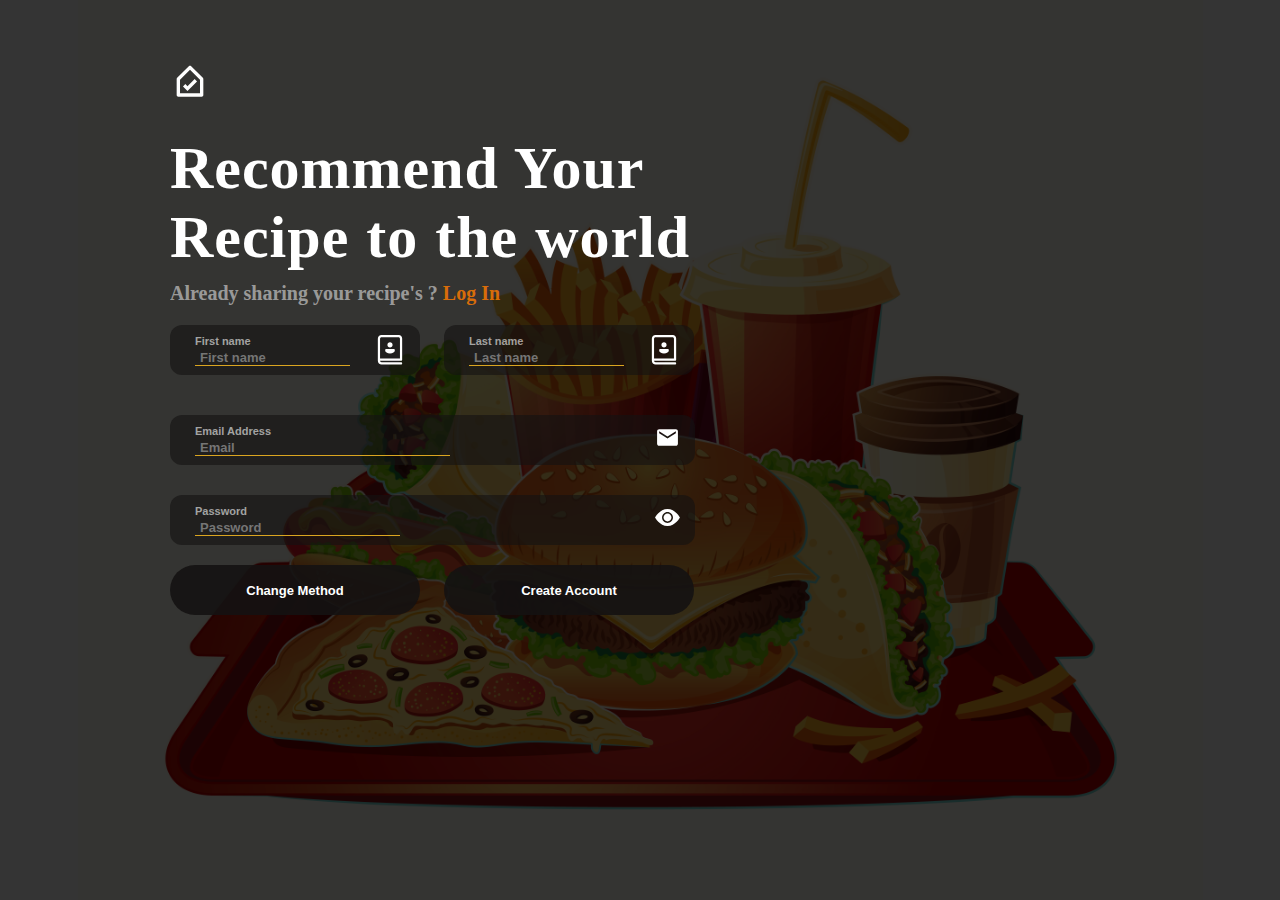
<file: index.html>
<!DOCTYPE html>
<html lang="en">
<head>
    <meta charset="UTF-8">
    <meta http-equiv="X-UA-Compatible" content="IE=edge">
    <meta name="viewport" content="width=device-width, initial-scale=1.0">
    <title>Sign In</title>
    <link rel="stylesheet" href="Sign_In.css" type="text/css"/>
</head>
<body>
    <div class="Cover">
        <svg width="40" height="40" viewBox="0 0 50 50" fill="none" xmlns="http://www.w3.org/2000/svg">
            <path d="M39.5833 45.8334H10.4167C9.86414 45.8334 9.33424 45.6139 8.94354 45.2232C8.55284 44.8325 8.33334 44.3026 8.33334 43.75V23.6605C8.36543 23.1499 8.58243 22.6685 8.94376 22.3063L23.5271 7.72295C23.7206 7.52925 23.9503 7.37559 24.2033 7.27074C24.4562 7.1659 24.7273 7.11194 25.0011 7.11194C25.2748 7.11194 25.5459 7.1659 25.7988 7.27074C26.0518 7.37559 26.2815 7.52925 26.475 7.72295L41.0583 22.3063C41.252 22.4995 41.4055 22.7291 41.5099 22.9819C41.6143 23.2347 41.6676 23.5057 41.6667 23.7792V43.75C41.6667 44.3026 41.4472 44.8325 41.0565 45.2232C40.6658 45.6139 40.1359 45.8334 39.5833 45.8334ZM25 12.1417L12.5 24.6417V41.6667H37.5V24.6417L25 12.1417V12.1417ZM21.875 38.6646L16.2375 33.0396L19.1667 30.0855L21.875 32.7771L30.8333 23.8355L33.775 26.7855L21.875 38.6625V38.6646Z" fill="white"/>
            </svg>
            <h1> Recommend Your <br>
            Recipe to the world
            </h1>
            <p>Already sharing your recipe's ?
                <a href="#" target="_self"> Log In </a>
            </p>
            <button> 
                <div class="rightSide">
             First name  <br>
            <input type="text" name="First name"  placeholder="First name">
              </div>
              <div class="leftSide">
                <svg width="30" height="30" viewBox="0 0 30 37" fill="none" xmlns="http://www.w3.org/2000/svg">
                    <path d="M20.9091 18.6364C20.9091 18.2747 20.7654 17.9279 20.5097 17.6721C20.254 17.4164 19.9071 17.2727 19.5455 17.2727H10.4545C10.0929 17.2727 9.74604 17.4164 9.49031 17.6721C9.23458 17.9279 9.09091 18.2747 9.09091 18.6364V19.5455C9.09091 21.3636 11.6055 22.7273 15 22.7273C18.3945 22.7273 20.9091 21.3636 20.9091 19.5455V18.6364ZM18.1818 12.2636C18.1818 10.5091 16.7582 9.09091 15 9.09091C13.2418 9.09091 11.8182 10.5073 11.8182 12.2636C11.8182 13.1075 12.1534 13.9168 12.7501 14.5135C13.3468 15.1102 14.1561 15.4455 15 15.4455C15.8439 15.4455 16.6532 15.1102 17.2499 14.5135C17.8466 13.9168 18.1818 13.1075 18.1818 12.2636V12.2636ZM0 4.54545C0 3.33992 0.478895 2.18377 1.33133 1.33133C2.18377 0.478895 3.33993 0 4.54545 0H25.4545C26.0515 0 26.6425 0.117572 27.194 0.346002C27.7455 0.574433 28.2466 0.909248 28.6687 1.33133C29.0908 1.75342 29.4256 2.2545 29.654 2.80598C29.8824 3.35746 30 3.94854 30 4.54545V30.4545C30 30.8162 29.8563 31.1631 29.6006 31.4188C29.3449 31.6745 28.998 31.8182 28.6364 31.8182H2.72727C2.72727 32.3004 2.91883 32.7629 3.25981 33.1038C3.60078 33.4448 4.06324 33.6364 4.54545 33.6364H28.6364C28.998 33.6364 29.3449 33.78 29.6006 34.0358C29.8563 34.2915 30 34.6383 30 35C30 35.3617 29.8563 35.7085 29.6006 35.9642C29.3449 36.22 28.998 36.3636 28.6364 36.3636H4.54545C3.33993 36.3636 2.18377 35.8847 1.33133 35.0323C0.478895 34.1799 0 33.0237 0 31.8182V4.54545ZM2.72727 4.54545V29.0909H27.2727V4.54545C27.2727 4.06324 27.0812 3.60078 26.7402 3.25981C26.3992 2.91883 25.9368 2.72727 25.4545 2.72727H4.54545C4.06324 2.72727 3.60078 2.91883 3.25981 3.25981C2.91883 3.60078 2.72727 4.06324 2.72727 4.54545Z" fill="white"/>
                    </svg> 

              </div>
           
            </button>

            <button style="margin-left: 20px;"> 
                <div class="rightSide">
                Last name <br>
                <input type="text" name="First name"  placeholder="Last name">
                </div>

                <div class="leftSide">
                <svg width="30" height="30" viewBox="0 0 30 37" fill="none" xmlns="http://www.w3.org/2000/svg">
                    <path d="M20.9091 18.6364C20.9091 18.2747 20.7654 17.9279 20.5097 17.6721C20.254 17.4164 19.9071 17.2727 19.5455 17.2727H10.4545C10.0929 17.2727 9.74604 17.4164 9.49031 17.6721C9.23458 17.9279 9.09091 18.2747 9.09091 18.6364V19.5455C9.09091 21.3636 11.6055 22.7273 15 22.7273C18.3945 22.7273 20.9091 21.3636 20.9091 19.5455V18.6364ZM18.1818 12.2636C18.1818 10.5091 16.7582 9.09091 15 9.09091C13.2418 9.09091 11.8182 10.5073 11.8182 12.2636C11.8182 13.1075 12.1534 13.9168 12.7501 14.5135C13.3468 15.1102 14.1561 15.4455 15 15.4455C15.8439 15.4455 16.6532 15.1102 17.2499 14.5135C17.8466 13.9168 18.1818 13.1075 18.1818 12.2636V12.2636ZM0 4.54545C0 3.33992 0.478895 2.18377 1.33133 1.33133C2.18377 0.478895 3.33993 0 4.54545 0H25.4545C26.0515 0 26.6425 0.117572 27.194 0.346002C27.7455 0.574433 28.2466 0.909248 28.6687 1.33133C29.0908 1.75342 29.4256 2.2545 29.654 2.80598C29.8824 3.35746 30 3.94854 30 4.54545V30.4545C30 30.8162 29.8563 31.1631 29.6006 31.4188C29.3449 31.6745 28.998 31.8182 28.6364 31.8182H2.72727C2.72727 32.3004 2.91883 32.7629 3.25981 33.1038C3.60078 33.4448 4.06324 33.6364 4.54545 33.6364H28.6364C28.998 33.6364 29.3449 33.78 29.6006 34.0358C29.8563 34.2915 30 34.6383 30 35C30 35.3617 29.8563 35.7085 29.6006 35.9642C29.3449 36.22 28.998 36.3636 28.6364 36.3636H4.54545C3.33993 36.3636 2.18377 35.8847 1.33133 35.0323C0.478895 34.1799 0 33.0237 0 31.8182V4.54545ZM2.72727 4.54545V29.0909H27.2727V4.54545C27.2727 4.06324 27.0812 3.60078 26.7402 3.25981C26.3992 2.91883 25.9368 2.72727 25.4545 2.72727H4.54545C4.06324 2.72727 3.60078 2.91883 3.25981 3.25981C2.91883 3.60078 2.72727 4.06324 2.72727 4.54545Z" fill="white"/>
                    </svg>
                </div>
            </button> <br>



            <button style="width: 525px; margin-top: 40px;" > 
                
            <div class="rightSide">
                Email Address <br>
                <input type="email" name="email"  placeholder="Email" style="width: 250px;">
            </div>
            <div class="rightSide">
                <svg  style="margin-left: 205px;" width="25" height="25" viewBox="0 0 30 30" fill="none" xmlns="http://www.w3.org/2000/svg">
                    <path d="M25 5H5C3.625 5 2.5125 6.125 2.5125 7.5L2.5 22.5C2.5 23.875 3.625 25 5 25H25C26.375 25 27.5 23.875 27.5 22.5V7.5C27.5 6.125 26.375 5 25 5ZM25 10L15 16.25L5 10V7.5L15 13.75L25 7.5V10Z" fill="white"/>
                    </svg>
            </div>
            </button>
            <br>



            <button style="width: 525px; margin-top: 30px;" > 
                
                <div class="rightSide">
                    Password <br>
                    <input type="password" name="password"  placeholder="Password" style="width: 200px;">
                </div>
                <div class="rightSide">
                    <svg style="margin-left: 255px;" width="25" height="25" viewBox="0 0 30 30" fill="none" xmlns="http://www.w3.org/2000/svg">
                        <path d="M19.6875 15C19.6875 16.2432 19.1936 17.4355 18.3146 18.3146C17.4355 19.1936 16.2432 19.6875 15 19.6875C13.7568 19.6875 12.5645 19.1936 11.6854 18.3146C10.8064 17.4355 10.3125 16.2432 10.3125 15C10.3125 13.7568 10.8064 12.5645 11.6854 11.6854C12.5645 10.8064 13.7568 10.3125 15 10.3125C16.2432 10.3125 17.4355 10.8064 18.3146 11.6854C19.1936 12.5645 19.6875 13.7568 19.6875 15V15Z" fill="white"/>
                        <path d="M0 15C0 15 5.625 4.6875 15 4.6875C24.375 4.6875 30 15 30 15C30 15 24.375 25.3125 15 25.3125C5.625 25.3125 0 15 0 15ZM15 21.5625C16.7405 21.5625 18.4097 20.8711 19.6404 19.6404C20.8711 18.4097 21.5625 16.7405 21.5625 15C21.5625 13.2595 20.8711 11.5903 19.6404 10.3596C18.4097 9.1289 16.7405 8.4375 15 8.4375C13.2595 8.4375 11.5903 9.1289 10.3596 10.3596C9.1289 11.5903 8.4375 13.2595 8.4375 15C8.4375 16.7405 9.1289 18.4097 10.3596 19.6404C11.5903 20.8711 13.2595 21.5625 15 21.5625V21.5625Z" fill="white"/>
                        </svg>
                        
                </div>
                </button>
                <br>
                <button  type="submit" > Change Method</button>
                <button style="margin-left: 20px;" type="submit"  > Create Account</button>
      

    </div>
    
</body>
</html>
</file>
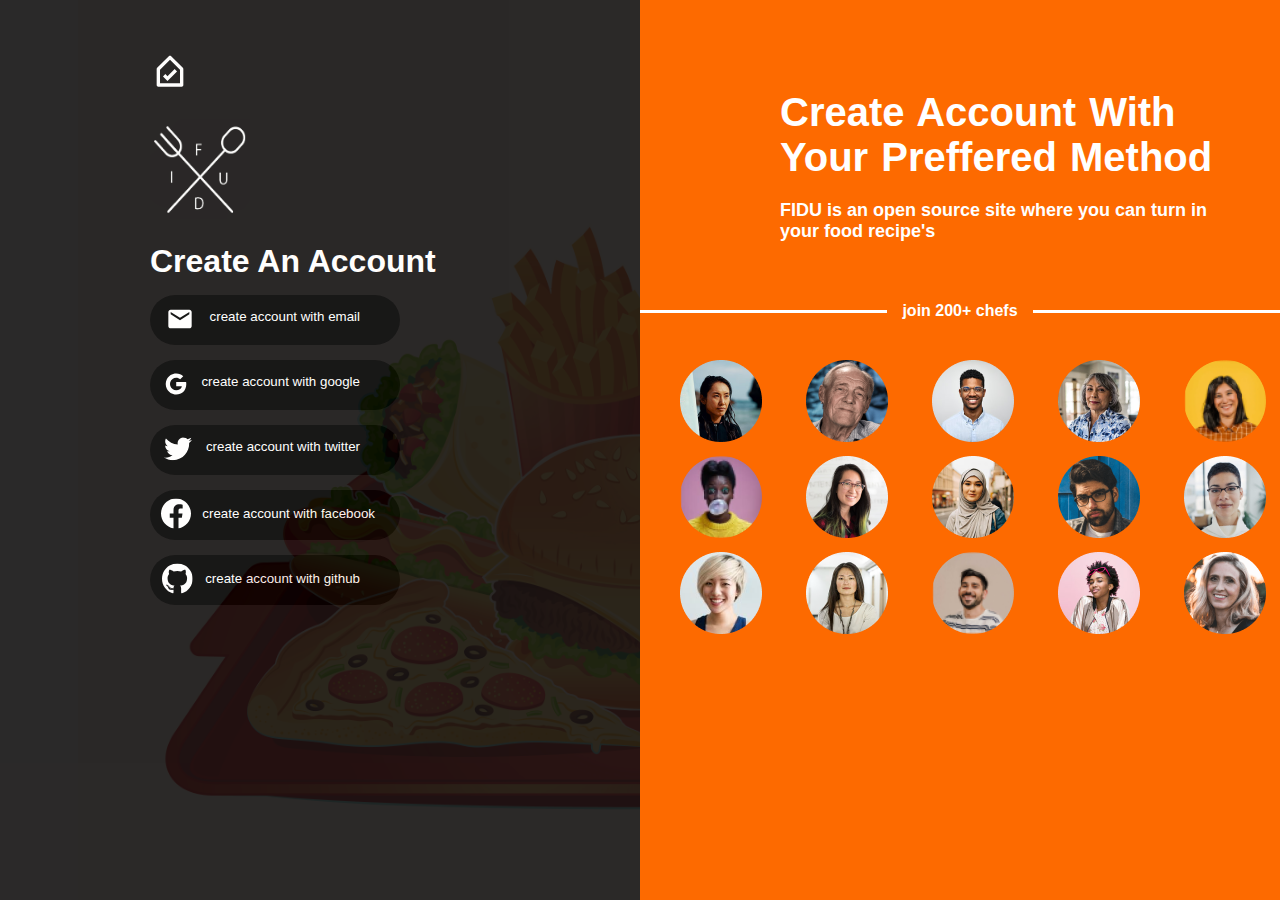
<file: CreateAccount.html>
<!DOCTYPE html>
<html lang="en">
<head>
    <meta charset="UTF-8">
    <meta http-equiv="X-UA-Compatible" content="IE=edge">
    <meta name="viewport" content="width=device-width, initial-scale=1.0">
    <title>Document</title>
    <link rel="stylesheet" href="CreateAcc.css"/>
</head>
<body>
    <div class="container">
        <div class="Account">
            <svg width="40" height="40" viewBox="0 0 50 50" fill="none" xmlns="http://www.w3.org/2000/svg">
                <path d="M39.5833 45.8334H10.4167C9.86414 45.8334 9.33424 45.6139 8.94354 45.2232C8.55284 44.8325 8.33334 44.3026 8.33334 43.75V23.6605C8.36543 23.1499 8.58243 22.6685 8.94376 22.3063L23.5271 7.72295C23.7206 7.52925 23.9503 7.37559 24.2033 7.27074C24.4562 7.1659 24.7273 7.11194 25.0011 7.11194C25.2748 7.11194 25.5459 7.1659 25.7988 7.27074C26.0518 7.37559 26.2815 7.52925 26.475 7.72295L41.0583 22.3063C41.252 22.4995 41.4055 22.7291 41.5099 22.9819C41.6143 23.2347 41.6676 23.5057 41.6667 23.7792V43.75C41.6667 44.3026 41.4472 44.8325 41.0565 45.2232C40.6658 45.6139 40.1359 45.8334 39.5833 45.8334ZM25 12.1417L12.5 24.6417V41.6667H37.5V24.6417L25 12.1417V12.1417ZM21.875 38.6646L16.2375 33.0396L19.1667 30.0855L21.875 32.7771L30.8333 23.8355L33.775 26.7855L21.875 38.6625V38.6646Z" fill="white"/>
                </svg> <br>
                <img src="logo.png" alt="image not found">
                <h1> Create An Account</h1>
                <button> <svg width="28" height="28" viewBox="0 0 30 30" fill="none" xmlns="http://www.w3.org/2000/svg">
                    <path d="M25 5H5C3.625 5 2.5125 6.125 2.5125 7.5L2.5 22.5C2.5 23.875 3.625 25 5 25H25C26.375 25 27.5 23.875 27.5 22.5V7.5C27.5 6.125 26.375 5 25 5ZM25 10L15 16.25L5 10V7.5L15 13.75L25 7.5V10Z" fill="white"/>
                    </svg>
                   <p>create account with email</p> 
                </button> <br>

                <button> 
                    <svg width="28" height="28" viewBox="0 0 30 30" fill="none" xmlns="http://www.w3.org/2000/svg">
                        <path d="M25.8105 12.9609H15.2256V17.3115H21.2725C21.0117 18.7178 20.2207 19.9072 19.0283 20.7041C18.0205 21.3779 16.7344 21.7764 15.2227 21.7764C12.2959 21.7764 9.82031 19.7988 8.93555 17.1416C8.71289 16.4678 8.58398 15.7471 8.58398 15.0059C8.58398 14.2646 8.71289 13.5439 8.93555 12.8701C9.82324 10.2158 12.2988 8.23828 15.2256 8.23828C16.875 8.23828 18.3545 8.80664 19.5205 9.91992L22.7432 6.69434C20.7949 4.87793 18.2549 3.76465 15.2256 3.76465C10.834 3.76465 7.03418 6.28418 5.18555 9.95801C4.42383 11.4756 3.99023 13.1924 3.99023 15.0088C3.99023 16.8252 4.42383 18.5391 5.18555 20.0566C7.03418 23.7305 10.834 26.25 15.2256 26.25C18.2607 26.25 20.8037 25.2422 22.6611 23.5254C24.7852 21.5684 26.0127 18.6855 26.0127 15.2607C26.0127 14.4639 25.9424 13.6992 25.8105 12.9609Z" fill="white"/>
                        </svg>
                        <p>create account with google</p>
                </button> <br>
                <button> 
                    <svg width="28" height="28" viewBox="0 0 30 25" fill="none" xmlns="http://www.w3.org/2000/svg">
                        <g clip-path="url(#clip0_24_292)">
                        <path d="M29.9985 2.98213C28.8753 3.47974 27.6838 3.80638 26.4638 3.95117C27.7346 3.18953 28.7103 1.98343 29.1697 0.546387C27.9617 1.26325 26.64 1.76833 25.2618 2.0398C24.1391 0.84378 22.5398 0.0963135 20.7696 0.0963135C17.3708 0.0963135 14.6152 2.85183 14.6152 6.2504C14.6152 6.73281 14.6697 7.20246 14.7746 7.653C9.65982 7.39626 5.12511 4.94623 2.08966 1.22284C1.56002 2.13178 1.25654 3.18906 1.25654 4.31676C1.25654 6.45194 2.34311 8.33555 3.99436 9.43923C3.01705 9.40862 2.06124 9.14466 1.20674 8.66938C1.20639 8.69516 1.20639 8.72094 1.20639 8.74684C1.20639 11.7286 3.32774 14.216 6.14301 14.7814C5.23676 15.0279 4.28616 15.0639 3.36383 14.8869C4.14692 17.3319 6.41978 19.1111 9.11272 19.1609C7.00648 20.8114 4.3528 21.7953 1.46956 21.7953C0.972737 21.7953 0.482941 21.7661 0.00146484 21.7093C2.72499 23.4555 5.95987 24.4743 9.43531 24.4743C20.7553 24.4743 26.9454 15.0966 26.9454 6.96412C26.9454 6.69719 26.9395 6.43179 26.9276 6.16791C28.1324 5.29692 29.1723 4.21812 29.9985 2.98213" fill="white"/>
                        </g>
                        <defs>
                        <clipPath id="clip0_24_292">
                        <rect width="30" height="24.4898" fill="white"/>
                        </clipPath>
                        </defs>
                        </svg>
                        <p>create account with twitter</p>
                </button> <br>
                <button > 
                    <svg width="30" height="31" viewBox="0 0 30 31" fill="none" xmlns="http://www.w3.org/2000/svg">
                        <g clip-path="url(#clip0_24_279)">
                        <path fill-rule="evenodd" clip-rule="evenodd" d="M0 15.5736C0 23.0311 5.41625 29.2323 12.5 30.4898V19.6561H8.75V15.4898H12.5V12.1561C12.5 8.40606 14.9162 6.32356 18.3337 6.32356C19.4162 6.32356 20.5838 6.48981 21.6663 6.65606V10.4898H19.75C17.9163 10.4898 17.5 11.4061 17.5 12.5736V15.4898H21.5L20.8337 19.6561H17.5V30.4898C24.5837 29.2323 30 23.0323 30 15.5736C30 7.27731 23.25 0.489807 15 0.489807C6.75 0.489807 0 7.27731 0 15.5736Z" fill="white"/>
                        </g>
                        <defs>
                        <clipPath id="clip0_24_279">
                        <rect width="30" height="30" fill="white" transform="translate(0 0.489807)"/>
                        </clipPath>
                        </defs>
                        </svg>
                        <p style="padding-right:25px;padding-top: 8px;">create account with facebook</p>
                </button> <br>
                <button> 
                    <svg width="31" height="31" viewBox="0 0 31 31" fill="none" xmlns="http://www.w3.org/2000/svg">
                        <g clip-path="url(#clip0_24_277)">
                        <path d="M15.325 0.489807C18.1043 0.489807 20.6674 1.17465 23.0145 2.54433C25.3616 3.91401 27.22 5.77239 28.5896 8.11946C29.9593 10.4665 30.6442 13.0297 30.6442 15.809C30.6442 19.1467 29.6701 22.1487 27.722 24.8149C25.7738 27.4812 23.2572 29.3262 20.1721 30.3502C19.813 30.4167 19.5471 30.3701 19.3742 30.2106C19.2013 30.051 19.1149 29.8515 19.1149 29.6121C19.1149 29.5723 19.1182 29.0636 19.1249 28.0862C19.1315 27.1088 19.1349 26.2145 19.1349 25.4034C19.1349 24.1135 18.7891 23.1693 18.0976 22.5709C18.8556 22.4911 19.5371 22.3715 20.1422 22.2119C20.7472 22.0523 21.3722 21.793 22.0172 21.434C22.6621 21.0749 23.2007 20.6328 23.6329 20.1075C24.065 19.5822 24.4174 18.8841 24.69 18.0131C24.9626 17.1421 25.0989 16.1414 25.0989 15.0111C25.0989 13.4286 24.5737 12.059 23.5231 10.902C24.0152 9.69193 23.962 8.33555 23.3636 6.83289C22.9912 6.71321 22.4527 6.78635 21.7479 7.05231C21.0431 7.31826 20.4314 7.61082 19.9128 7.92997L19.1548 8.40869C17.9181 8.06295 16.6415 7.89007 15.325 7.89007C14.0085 7.89007 12.7319 8.06295 11.4952 8.40869C11.2825 8.26241 10.9999 8.08289 10.6475 7.87013C10.2951 7.65736 9.7399 7.40138 8.98192 7.10217C8.22395 6.80297 7.65879 6.71321 7.28644 6.83289C6.68804 8.33555 6.63485 9.69193 7.12687 10.902C6.07634 12.059 5.55107 13.4286 5.55107 15.0111C5.55107 16.1414 5.68738 17.1387 5.95998 18.0031C6.23259 18.8675 6.58166 19.5656 7.00719 20.0975C7.43272 20.6294 7.96796 21.0749 8.61291 21.434C9.25785 21.793 9.88285 22.0523 10.4879 22.2119C11.093 22.3715 11.7745 22.4911 12.5325 22.5709C12.0138 23.0496 11.688 23.7345 11.5551 24.6254C11.2758 24.7584 10.9766 24.8582 10.6575 24.9246C10.3383 24.9911 9.95932 25.0244 9.52049 25.0244C9.08166 25.0244 8.64615 24.8814 8.21397 24.5955C7.78179 24.3096 7.41277 23.8941 7.10692 23.3488C6.85426 22.9233 6.53179 22.5776 6.1395 22.3116C5.74722 22.0457 5.41809 21.8861 5.15214 21.8329L4.7532 21.7731C4.47394 21.7731 4.28113 21.803 4.17474 21.8628C4.06836 21.9227 4.03511 21.9991 4.07501 22.0922C4.1149 22.1853 4.17474 22.2784 4.25453 22.3715C4.33432 22.4645 4.42075 22.5443 4.51384 22.6108L4.65347 22.7106C4.94602 22.8435 5.23525 23.0962 5.52115 23.4685C5.80706 23.8409 6.0165 24.18 6.14948 24.4858L6.34894 24.9446C6.52182 25.4499 6.81437 25.8588 7.2266 26.1713C7.63884 26.4838 8.08432 26.6833 8.56304 26.7697C9.04176 26.8562 9.50387 26.9027 9.94934 26.9094C10.3948 26.916 10.7638 26.8927 11.0564 26.8395L11.5152 26.7598C11.5152 27.2651 11.5185 27.8535 11.5251 28.525C11.5318 29.1966 11.5351 29.559 11.5351 29.6121C11.5351 29.8515 11.4487 30.051 11.2758 30.2106C11.1029 30.3701 10.837 30.4167 10.4779 30.3502C7.39283 29.3262 4.87621 27.4812 2.92807 24.8149C0.979929 22.1487 0.00585938 19.1467 0.00585938 15.809C0.00585938 13.0297 0.6907 10.4665 2.06038 8.11946C3.43006 5.77239 5.28844 3.91401 7.63551 2.54433C9.98259 1.17465 12.5458 0.489807 15.325 0.489807ZM5.81038 22.4911C5.85027 22.3981 5.80373 22.3183 5.67075 22.2518C5.53777 22.2119 5.45134 22.2252 5.41144 22.2917C5.37155 22.3848 5.41809 22.4645 5.55107 22.531C5.67075 22.6108 5.75719 22.5975 5.81038 22.4911ZM6.42873 23.1693C6.52182 23.1028 6.50852 22.9965 6.38884 22.8502C6.25586 22.7305 6.14948 22.7106 6.06969 22.7903C5.9766 22.8568 5.9899 22.9632 6.10958 23.1095C6.24256 23.2425 6.34894 23.2624 6.42873 23.1693ZM7.02714 24.0669C7.14682 23.9738 7.14682 23.8475 7.02714 23.6879C6.92075 23.5151 6.80772 23.4752 6.68804 23.5683C6.56836 23.6348 6.56836 23.7544 6.68804 23.9273C6.80772 24.1002 6.92075 24.1467 7.02714 24.0669ZM7.8649 24.9047C7.97129 24.7983 7.94469 24.672 7.78512 24.5257C7.62554 24.3661 7.49256 24.3462 7.38618 24.4659C7.2665 24.5723 7.29309 24.6986 7.46597 24.8449C7.62554 25.0044 7.75852 25.0244 7.8649 24.9047ZM9.00187 25.4034C9.04176 25.2571 8.95533 25.1507 8.74256 25.0842C8.54309 25.031 8.41676 25.0776 8.36357 25.2238C8.31038 25.3701 8.39682 25.4699 8.62288 25.5231C8.82235 25.6028 8.94868 25.5629 9.00187 25.4034ZM10.2585 25.5031C10.2585 25.3302 10.1455 25.2571 9.91942 25.2837C9.70666 25.2837 9.60027 25.3568 9.60027 25.5031C9.60027 25.676 9.71331 25.7491 9.93937 25.7225C10.1521 25.7225 10.2585 25.6494 10.2585 25.5031ZM11.4154 25.3036C11.3888 25.1574 11.2692 25.0975 11.0564 25.1241C10.8436 25.164 10.7505 25.2637 10.7771 25.4233C10.8037 25.5829 10.9234 25.6361 11.1362 25.5829C11.3489 25.5297 11.442 25.4366 11.4154 25.3036Z" fill="white"/>
                        </g>
                        <defs>
                        <clipPath id="clip0_24_277">
                        <rect width="30.65" height="30" fill="white" transform="translate(0 0.489807)"/>
                        </clipPath>
                        </defs>
                        </svg>
                        <p style="padding-top: 8px;">create account with github</p>
                </button>


        </div>

        <div class="chef">
            <h1> Create Account With <br>
                Your Preffered Method
            </h1>
            <p> FIDU is an open source site where you can turn in <br>
                your food recipe's</p>


            <fieldset>
                <legend>
                    join 200+ chefs
                </legend>
            </fieldset>
        <div class="chefimage">
            <img src="chef1.png" alt="image not found"> 
            <img src="chef2.png" alt="image not found"> 
            <img src="chef3.png" alt="image not found"> 
            <img src="chef4.png" alt="image not found"> 
            <img src="chef5.png" alt="image not found"> 
            <img src="chef6.png" alt="image not found"> 
            <img src="chef7.png" alt="image not found"> 
            <img src="chef8.png" alt="image not found"> 
            <img src="chef9.png" alt="image not found"> 
            <img src="chef10.png" alt="image not found"> 
            <img src="chef11.png" alt="image not found"> 
            <img src="chef12.png" alt="image not found"> 
            <img src="chef13.png" alt="image not found"> 
            <img src="chef14.png" alt="image not found"> 
            <img src="chef15.png" alt="image not found"> 

        </div>


        </div>


    </div>
    
</body>
</html>
</file>
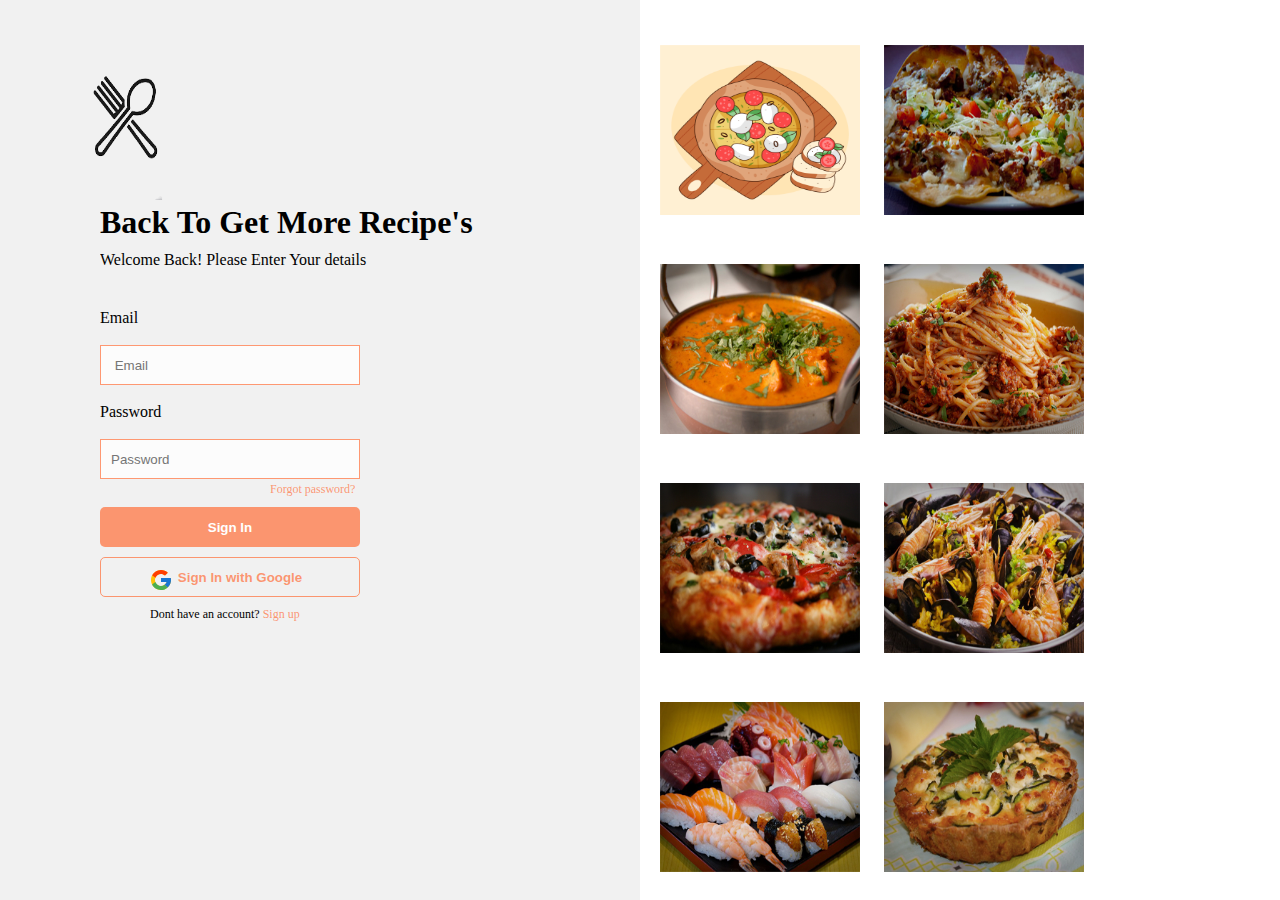
<file: Log_in.html>
<!DOCTYPE html>
<html lang="en">
<head>
    <meta charset="UTF-8">
    <meta http-equiv="X-UA-Compatible" content="IE=edge">
    <meta name="viewport" content="width=device-width, initial-scale=1.0">
    <title>Log_In Page</title>
    <link rel="stylesheet" href="Log_in.css" type="text/css" />
</head>
<body>
    <div class="leftContainer">
        <img src="cross.png" alt="image not found" />
        <h1>Back To Get More Recipe's</h1>
        <p>Welcome Back! Please Enter Your details</p>

        <form>
            Email <br> <br>
            <input type="email" name="Email" id="Email" placeholder=" Email " required> 
             <br> <br>

        
            Password <br> <br>
            <input type="password" name="password" id="password" placeholder="Password" required> <br>
            <a href="#">Forgot password?</a> <br>

            <button type="submit"> Sign In</button> <br>
            <button type="submit" style="padding-right: 50px; padding-top: 5px; background: transparent; border: 1px solid rgba(255, 114, 62, 0.726); color: rgba(255, 114, 62, 0.726);"> 
                <svg width="20" height="20" viewBox="0 0 25 25" fill="none" xmlns="http://www.w3.org/2000/svg" style="float: left; margin-left:50px; margin-top:0px;">
                    <path d="M24.7569 10.0519H23.75V10H12.5V15H19.5644C18.5338 17.9106 15.7644 20 12.5 20C8.35813 20 5 16.6419 5 12.5C5 8.35813 8.35813 5 12.5 5C14.4119 5 16.1513 5.72125 17.4756 6.89937L21.0113 3.36375C18.7788 1.28312 15.7925 0 12.5 0C5.59687 0 0 5.59687 0 12.5C0 19.4031 5.59687 25 12.5 25C19.4031 25 25 19.4031 25 12.5C25 11.6619 24.9138 10.8438 24.7569 10.0519Z" fill="#FFC107"/>
                    <path d="M1.44125 6.68187L5.54813 9.69375C6.65938 6.9425 9.35063 5 12.5 5C14.4119 5 16.1513 5.72125 17.4756 6.89937L21.0113 3.36375C18.7788 1.28312 15.7925 0 12.5 0C7.69875 0 3.535 2.71062 1.44125 6.68187Z" fill="#FF3D00"/>
                    <path d="M12.5 24.9999C15.7288 24.9999 18.6625 23.7643 20.8806 21.7549L17.0119 18.4812C15.7147 19.4677 14.1297 20.0012 12.5 19.9999C9.24876 19.9999 6.48814 17.9268 5.44814 15.0337L1.37189 18.1743C3.44064 22.2224 7.64189 24.9999 12.5 24.9999Z" fill="#4CAF50"/>
                    <path d="M24.7569 10.0519H23.75V10H12.5V15H19.5644C19.0714 16.3853 18.1833 17.5957 17.01 18.4819L17.0119 18.4806L20.8806 21.7544C20.6069 22.0031 25 18.75 25 12.5C25 11.6619 24.9138 10.8438 24.7569 10.0519Z" fill="#1976D2"/>
                    </svg>
                Sign In with Google</button> <br>
                <p >Dont have an account? <a href="#" style="text-decoration: none ; color:rgba(255, 114, 62, 0.726) ; padding-left: 0px;"> Sign up</a></p>

        </form>


            
                

    </div>

    <div class="rightContainer">
        <img src="log-in-illustration.jpg" alt="Image not found" /> 
        <img src="mexican.jpg" alt="Image not found" /> 
        <img src="indian.jpg" alt="Image not found" />  
        <img src="italian.jpg" alt="Image not found" /> 
        <img src="pizza.jpg" alt="Image not found" /> 
        <img src="seafood.jpg" alt="Image not found" /> 
        <img src="sushi.jpg" alt="Image not found" /> 
        <img src="french.jpg" alt="Image not found" /> 
        <img src="steak.jpg" alt="Image not found" /> 
         
    </div>
    
</body>
</html>
</file>
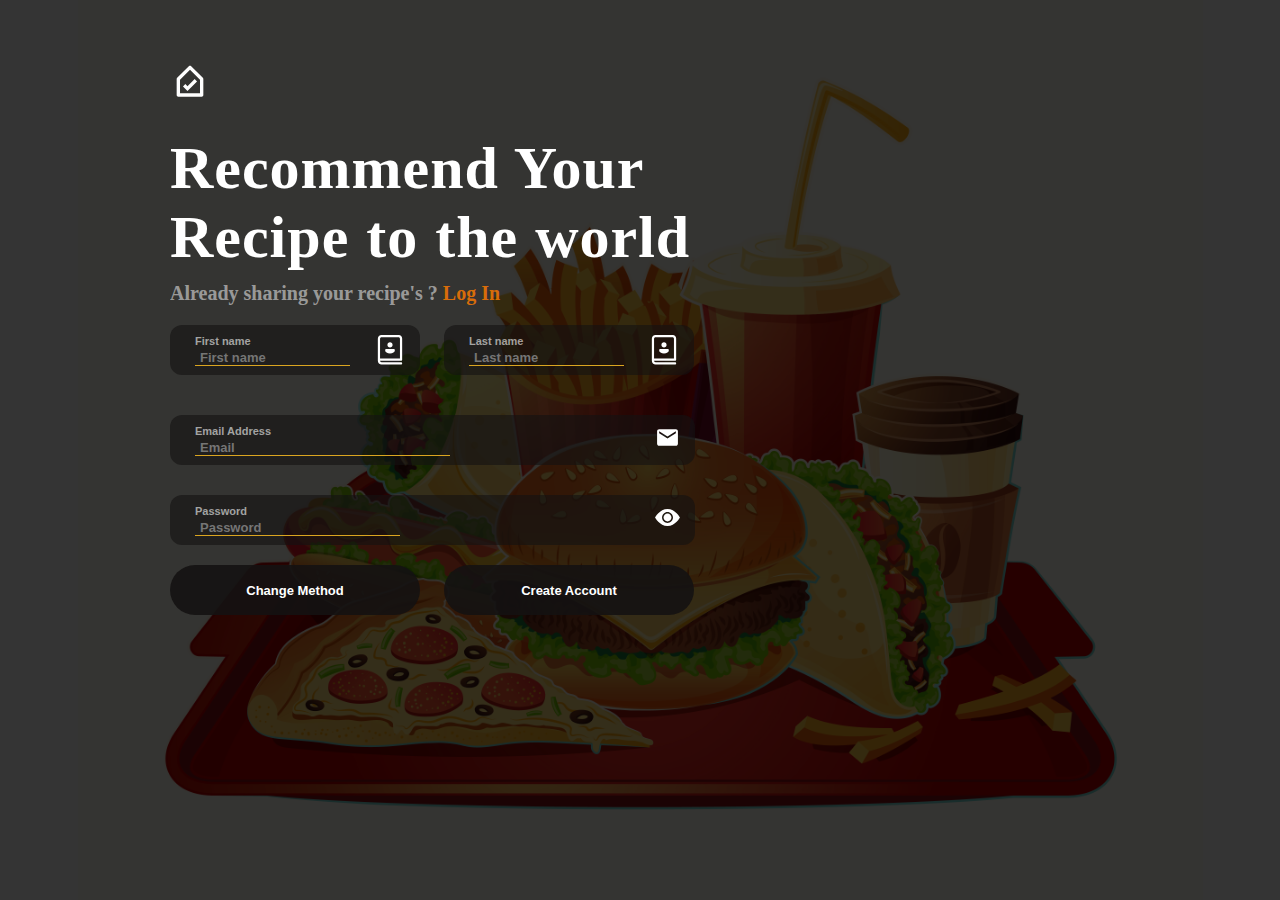
<file: Sign_in.html>
<!DOCTYPE html>
<html lang="en">
<head>
    <meta charset="UTF-8">
    <meta http-equiv="X-UA-Compatible" content="IE=edge">
    <meta name="viewport" content="width=device-width, initial-scale=1.0">
    <title>Document</title>
    <link rel="stylesheet" href="Sign_In.css" type="text/css"/>
</head>
<body>
    <div class="Cover">
        <svg width="40" height="40" viewBox="0 0 50 50" fill="none" xmlns="http://www.w3.org/2000/svg">
            <path d="M39.5833 45.8334H10.4167C9.86414 45.8334 9.33424 45.6139 8.94354 45.2232C8.55284 44.8325 8.33334 44.3026 8.33334 43.75V23.6605C8.36543 23.1499 8.58243 22.6685 8.94376 22.3063L23.5271 7.72295C23.7206 7.52925 23.9503 7.37559 24.2033 7.27074C24.4562 7.1659 24.7273 7.11194 25.0011 7.11194C25.2748 7.11194 25.5459 7.1659 25.7988 7.27074C26.0518 7.37559 26.2815 7.52925 26.475 7.72295L41.0583 22.3063C41.252 22.4995 41.4055 22.7291 41.5099 22.9819C41.6143 23.2347 41.6676 23.5057 41.6667 23.7792V43.75C41.6667 44.3026 41.4472 44.8325 41.0565 45.2232C40.6658 45.6139 40.1359 45.8334 39.5833 45.8334ZM25 12.1417L12.5 24.6417V41.6667H37.5V24.6417L25 12.1417V12.1417ZM21.875 38.6646L16.2375 33.0396L19.1667 30.0855L21.875 32.7771L30.8333 23.8355L33.775 26.7855L21.875 38.6625V38.6646Z" fill="white"/>
            </svg>
            <h1> Recommend Your <br>
            Recipe to the world
            </h1>
            <p>Already sharing your recipe's ?
                <a href="#" target="_self"> Log In </a>
            </p>
            <button> 
                <div class="rightSide">
             First name  <br>
            <input type="text" name="First name"  placeholder="First name">
              </div>
              <div class="leftSide">
                <svg width="30" height="30" viewBox="0 0 30 37" fill="none" xmlns="http://www.w3.org/2000/svg">
                    <path d="M20.9091 18.6364C20.9091 18.2747 20.7654 17.9279 20.5097 17.6721C20.254 17.4164 19.9071 17.2727 19.5455 17.2727H10.4545C10.0929 17.2727 9.74604 17.4164 9.49031 17.6721C9.23458 17.9279 9.09091 18.2747 9.09091 18.6364V19.5455C9.09091 21.3636 11.6055 22.7273 15 22.7273C18.3945 22.7273 20.9091 21.3636 20.9091 19.5455V18.6364ZM18.1818 12.2636C18.1818 10.5091 16.7582 9.09091 15 9.09091C13.2418 9.09091 11.8182 10.5073 11.8182 12.2636C11.8182 13.1075 12.1534 13.9168 12.7501 14.5135C13.3468 15.1102 14.1561 15.4455 15 15.4455C15.8439 15.4455 16.6532 15.1102 17.2499 14.5135C17.8466 13.9168 18.1818 13.1075 18.1818 12.2636V12.2636ZM0 4.54545C0 3.33992 0.478895 2.18377 1.33133 1.33133C2.18377 0.478895 3.33993 0 4.54545 0H25.4545C26.0515 0 26.6425 0.117572 27.194 0.346002C27.7455 0.574433 28.2466 0.909248 28.6687 1.33133C29.0908 1.75342 29.4256 2.2545 29.654 2.80598C29.8824 3.35746 30 3.94854 30 4.54545V30.4545C30 30.8162 29.8563 31.1631 29.6006 31.4188C29.3449 31.6745 28.998 31.8182 28.6364 31.8182H2.72727C2.72727 32.3004 2.91883 32.7629 3.25981 33.1038C3.60078 33.4448 4.06324 33.6364 4.54545 33.6364H28.6364C28.998 33.6364 29.3449 33.78 29.6006 34.0358C29.8563 34.2915 30 34.6383 30 35C30 35.3617 29.8563 35.7085 29.6006 35.9642C29.3449 36.22 28.998 36.3636 28.6364 36.3636H4.54545C3.33993 36.3636 2.18377 35.8847 1.33133 35.0323C0.478895 34.1799 0 33.0237 0 31.8182V4.54545ZM2.72727 4.54545V29.0909H27.2727V4.54545C27.2727 4.06324 27.0812 3.60078 26.7402 3.25981C26.3992 2.91883 25.9368 2.72727 25.4545 2.72727H4.54545C4.06324 2.72727 3.60078 2.91883 3.25981 3.25981C2.91883 3.60078 2.72727 4.06324 2.72727 4.54545Z" fill="white"/>
                    </svg> 

              </div>
           
            </button>

            <button style="margin-left: 20px;"> 
                <div class="rightSide">
                Last name <br>
                <input type="text" name="First name"  placeholder="Last name">
                </div>

                <div class="leftSide">
                <svg width="30" height="30" viewBox="0 0 30 37" fill="none" xmlns="http://www.w3.org/2000/svg">
                    <path d="M20.9091 18.6364C20.9091 18.2747 20.7654 17.9279 20.5097 17.6721C20.254 17.4164 19.9071 17.2727 19.5455 17.2727H10.4545C10.0929 17.2727 9.74604 17.4164 9.49031 17.6721C9.23458 17.9279 9.09091 18.2747 9.09091 18.6364V19.5455C9.09091 21.3636 11.6055 22.7273 15 22.7273C18.3945 22.7273 20.9091 21.3636 20.9091 19.5455V18.6364ZM18.1818 12.2636C18.1818 10.5091 16.7582 9.09091 15 9.09091C13.2418 9.09091 11.8182 10.5073 11.8182 12.2636C11.8182 13.1075 12.1534 13.9168 12.7501 14.5135C13.3468 15.1102 14.1561 15.4455 15 15.4455C15.8439 15.4455 16.6532 15.1102 17.2499 14.5135C17.8466 13.9168 18.1818 13.1075 18.1818 12.2636V12.2636ZM0 4.54545C0 3.33992 0.478895 2.18377 1.33133 1.33133C2.18377 0.478895 3.33993 0 4.54545 0H25.4545C26.0515 0 26.6425 0.117572 27.194 0.346002C27.7455 0.574433 28.2466 0.909248 28.6687 1.33133C29.0908 1.75342 29.4256 2.2545 29.654 2.80598C29.8824 3.35746 30 3.94854 30 4.54545V30.4545C30 30.8162 29.8563 31.1631 29.6006 31.4188C29.3449 31.6745 28.998 31.8182 28.6364 31.8182H2.72727C2.72727 32.3004 2.91883 32.7629 3.25981 33.1038C3.60078 33.4448 4.06324 33.6364 4.54545 33.6364H28.6364C28.998 33.6364 29.3449 33.78 29.6006 34.0358C29.8563 34.2915 30 34.6383 30 35C30 35.3617 29.8563 35.7085 29.6006 35.9642C29.3449 36.22 28.998 36.3636 28.6364 36.3636H4.54545C3.33993 36.3636 2.18377 35.8847 1.33133 35.0323C0.478895 34.1799 0 33.0237 0 31.8182V4.54545ZM2.72727 4.54545V29.0909H27.2727V4.54545C27.2727 4.06324 27.0812 3.60078 26.7402 3.25981C26.3992 2.91883 25.9368 2.72727 25.4545 2.72727H4.54545C4.06324 2.72727 3.60078 2.91883 3.25981 3.25981C2.91883 3.60078 2.72727 4.06324 2.72727 4.54545Z" fill="white"/>
                    </svg>
                </div>
            </button> <br>



            <button style="width: 525px; margin-top: 40px;" > 
                
            <div class="rightSide">
                Email Address <br>
                <input type="email" name="email"  placeholder="Email" style="width: 250px;">
            </div>
            <div class="rightSide">
                <svg  style="margin-left: 205px;" width="25" height="25" viewBox="0 0 30 30" fill="none" xmlns="http://www.w3.org/2000/svg">
                    <path d="M25 5H5C3.625 5 2.5125 6.125 2.5125 7.5L2.5 22.5C2.5 23.875 3.625 25 5 25H25C26.375 25 27.5 23.875 27.5 22.5V7.5C27.5 6.125 26.375 5 25 5ZM25 10L15 16.25L5 10V7.5L15 13.75L25 7.5V10Z" fill="white"/>
                    </svg>
            </div>
            </button>
            <br>



            <button style="width: 525px; margin-top: 30px;" > 
                
                <div class="rightSide">
                    Password <br>
                    <input type="password" name="password"  placeholder="Password" style="width: 200px;">
                </div>
                <div class="rightSide">
                    <svg style="margin-left: 255px;" width="25" height="25" viewBox="0 0 30 30" fill="none" xmlns="http://www.w3.org/2000/svg">
                        <path d="M19.6875 15C19.6875 16.2432 19.1936 17.4355 18.3146 18.3146C17.4355 19.1936 16.2432 19.6875 15 19.6875C13.7568 19.6875 12.5645 19.1936 11.6854 18.3146C10.8064 17.4355 10.3125 16.2432 10.3125 15C10.3125 13.7568 10.8064 12.5645 11.6854 11.6854C12.5645 10.8064 13.7568 10.3125 15 10.3125C16.2432 10.3125 17.4355 10.8064 18.3146 11.6854C19.1936 12.5645 19.6875 13.7568 19.6875 15V15Z" fill="white"/>
                        <path d="M0 15C0 15 5.625 4.6875 15 4.6875C24.375 4.6875 30 15 30 15C30 15 24.375 25.3125 15 25.3125C5.625 25.3125 0 15 0 15ZM15 21.5625C16.7405 21.5625 18.4097 20.8711 19.6404 19.6404C20.8711 18.4097 21.5625 16.7405 21.5625 15C21.5625 13.2595 20.8711 11.5903 19.6404 10.3596C18.4097 9.1289 16.7405 8.4375 15 8.4375C13.2595 8.4375 11.5903 9.1289 10.3596 10.3596C9.1289 11.5903 8.4375 13.2595 8.4375 15C8.4375 16.7405 9.1289 18.4097 10.3596 19.6404C11.5903 20.8711 13.2595 21.5625 15 21.5625V21.5625Z" fill="white"/>
                        </svg>
                        
                </div>
                </button>
                <br>
                <button  type="submit" > Change Method</button>
                <button style="margin-left: 20px;" type="submit"  > Create Account</button>
      

    </div>
    
</body>
</html>
</file>
<file: Sign_In.css>
*{
    padding: 0px;
    margin: 0px;
    overflow: hidden;
}

html, body{
    width: 100%;
    height: 100%;
    background-image: url("sign-in-background.jpg");
    background-attachment: fixed;
    background-repeat: no-repeat;
    background-position: center center;
    background-size: contain;
}

.Cover{
    width: 100%;
    height: 100%;
    background-color: rgba(0, 0, 0, 0.795);;
}

.Cover > svg, h1, p, button{
    margin-left: 170px;
}

.Cover > svg{
    margin-top: 60px;
}

.Cover > h1 {
    color: white;
    padding-top: 30px;
    font-size: 60px;
    font-family: calibri;
    word-spacing: 1px;
    letter-spacing: 1px;
}
.Cover > p {
    color: rgba(255, 255, 255, 0.527);
    padding-top: 10px;
    font-family: calibri;
    font-size: 20px;
    font-weight: 800;
}

p > a{
    color: rgba(255, 123, 0, 0.815);
    text-decoration: none;
}

.Cover > button {
    background-color:  rgba(20, 18, 18, 0.61);
    border: 0px;
    margin-top: 20px;
    border-radius:12px;
    color: rgba(255, 255, 255, 0.596);
    width: 250px;
    height: 50px;
    font-size: 11px;
    font-weight: 700;
    text-align: left;
    padding-left: 25px;
    padding-top: 10px;
    padding-bottom: 10px;
    

  
}
input[type="text"], input[type="email"], input[type="password"]{
    background-color:  transparent;
    color: white;
    border:1px solid goldenrod;
    border-top: 0px;
    border-left: 0px;
    border-right: 0px;
    padding-left: 5px;
    font-size: 13px;
    font-weight: 600;
    width: 150px;
    height: 15px;
    margin-top: 3px;
          
}

button:hover{
    box-shadow: -1px -1px 1px 1px goldenrod;
    color:goldenrod;
    
}
@media screen {
    max-width: ;
    
    
}




.rightSide{
    float: left;
}
.leftSide{
    margin-right: 15px;
    float: right;
}
button[type="submit"]{
    background-color: rgba(20, 18, 18, 0.897);
    color: white;
    text-align: center;
    border-radius: 50px;
    padding-left: 0px;
    font-size: 13px;
    font-weight: 600;
    width: 250px;
    height: 50px;
    margin-top: 20px;
    cursor: pointer;
}
button[type="submit"]:hover{
    border: 2px solid  goldenrod;
    background-color: transparent;
    box-shadow: none;
}
</file>
<file: CreateAcc.css>
*{
    padding: 0px;
    margin: 0px;

}
body, html{
    height: 100%;
    width: 100%;
}
/* The Main container  */
.container{
    height: 100%;
    background-image: url("sign-in-background.jpg") ;
    background-position: center center ;
    background-size: contain;
    background-repeat: no-repeat;
    background-attachment: fixed;
    


}
/* 200+ chef Section*/
.chef{
height: 100%;
width: 50%;
float: right;
background-color:#fd6a00;

}
/* The Craete Account Section */
.Account{
height: 100%;
width: 50%;
float: left;
background-color: rgb(20, 18, 18);
opacity: 90%;
}
/* Account svg*/
.Account > svg{
 margin-left: 150px;
 margin-top: 50px;
}
 
/* Account logo */
.Account img{
    width: 100px;
    height: 100px;
    margin-left: 150px;
    margin-top: 25px;
}
/* The Account write up*/
.Account h1{
    font-family: arial;
    font-weight: bolder;
    text-decoration: solid;
    color: #fff;
    padding-left: 150px;
    padding-top: 20px;
}
/* The Buttons Setup*/
 button{
    color: white;
    height: 50px;
    width: 250px;
    background-color: rgb(0, 0, 0);
    border: 0px solid transparent;
    border-radius: 50px;
    margin-left:150px ;
    margin-top: 15px;

}
/* The writeups*/
button p{
    float: right;
    padding-right: 40px;
    padding-top: 4px;
}
button:hover{
    background-color: transparent;
    cursor: pointer;
    border: 2px solid white;
}
/* The chef section header*/
.chef h1{
        font-size: 40px;
        font-weight: bolder;
        font-family: arial;
        color: white;
        padding-top: 90px;
        padding-left: 140px;
        word-spacing: 2px;

}
/* The chef section paragraph*/
.chef p{
    color: white;
    font-size: 18px;
    font-family: arial;
    font-weight: 700;
    padding-left: 140px;
    padding-top: 20px;
}

/* The chef section horizontal line*/
.chef fieldset{
    margin-top: 60px;
    color: white;
    text-align: center;
    font-weight: bold;
    font-family: arial;
    border: 3px solid white;
    border-bottom: transparent ;
    border-left: transparent;
    border-right: transparent;
}

/* The chef section horizontal line write up */
.chef fieldset legend{
    padding-left: 15px;
    padding-right: 15px;
}
/* The chef section images */
.chef img{
    margin-left: 40px;
    margin-top: 10px;
}
/* The chef section images container */
.chefimage{
    margin-top: 30px;
}
</file>
<file: Log_in.css>
*{
    padding: 0px;
    margin: 0px;
    overflow: hidden;
    box-sizing: border-box;

}

html, body{
    width: 100%;
    height: 100%;
        display: flex;
}

/* Left container styling*/
.leftContainer{
    height: 100%;
    width: 50%;
    background-color: rgb(241, 241, 241);
}
/* general margin for the Left hand side container */
.leftContainer >  h1, form{
margin-left: 100px ;
font-family: calibri;
}


/* Left container image styling*/
.leftContainer > img{
    width: 150px;
    height: 150px;
    margin-top: 50px;
    margin-left: 50px ;

}

/* Left container paragraph styling*/
.leftContainer > p{    
padding-top: 10px;
margin-left: 100px;
font-family: calibri;
}
/* Left container form styling*/
form{
    margin-top: 40px;
    font-weight: 100;

}
/* Left container form input styling*/
form > input{
    width: 260px;
    height: 40px;
    padding-left: 10px;
    border: 1px solid rgba(255, 114, 62, 0.726);
    background-color: rgba(255, 255, 255, 0.774);

}

/* Left container form link styling*/

form > a{
    text-decoration: none;
    color: rgba(255, 114, 62, 0.726);
    font-size: 12px;
    padding-left: 170px;
}
/* Left container form paragraph styling*/

form > p{
    margin-left :50px;
    font-size: 12px;
     font-weight: 200;
     padding-top: 10px;
     font-family: calibri;
}


/* Left container form button styling*/
form > button{
margin-top: 10px;
border: 0px solid transparent;
border-radius: 5px;
height: 40px;
width: 260px;
color: white;
background-color: rgba(255, 114, 62, 0.726);
font-weight: 700;
cursor: pointer;

}


/* Right container styling*/
.rightContainer{
    height: 100%;
    width: 50%;
    background-color:;
    display: inline;
}

.rightContainer> img{
    width: 200px;
    height: 170px;
    gap: 70px;
    margin-left: 20px;
    margin-top: 45px;
    
}
</file>
